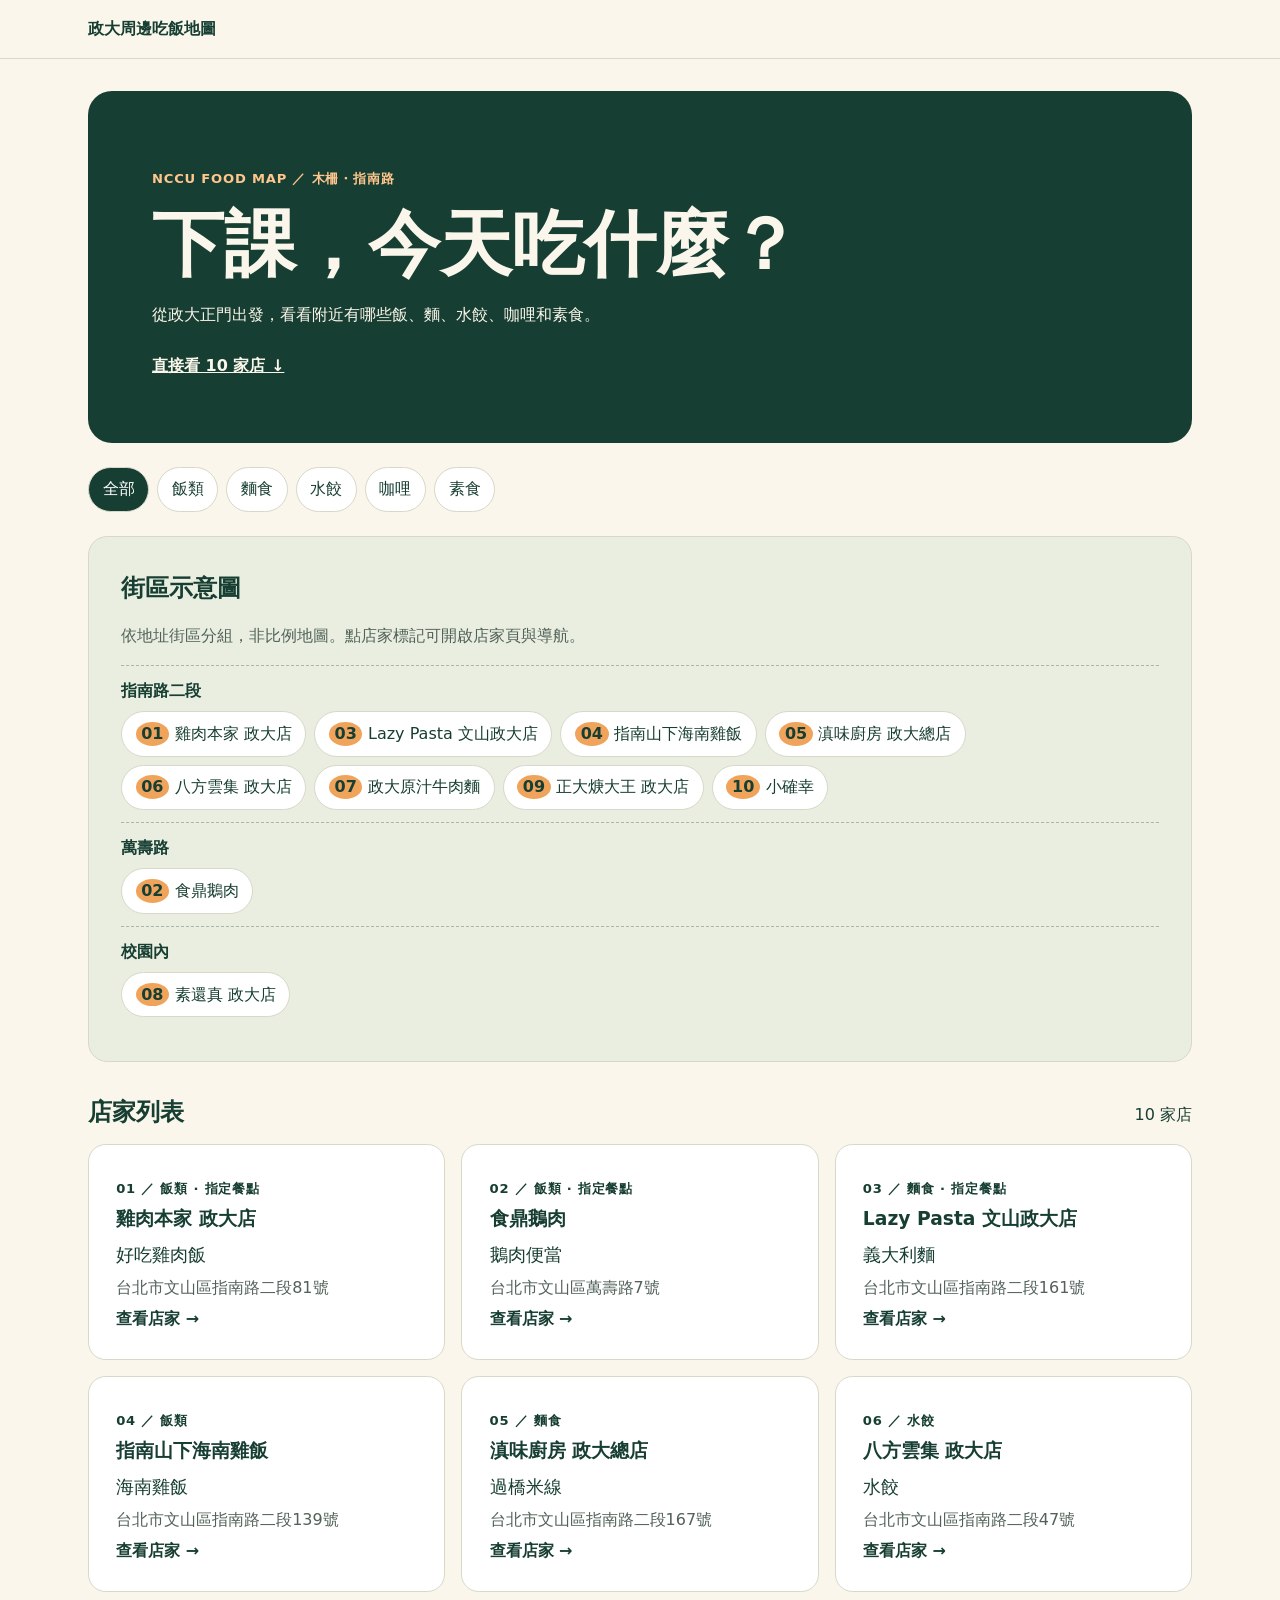
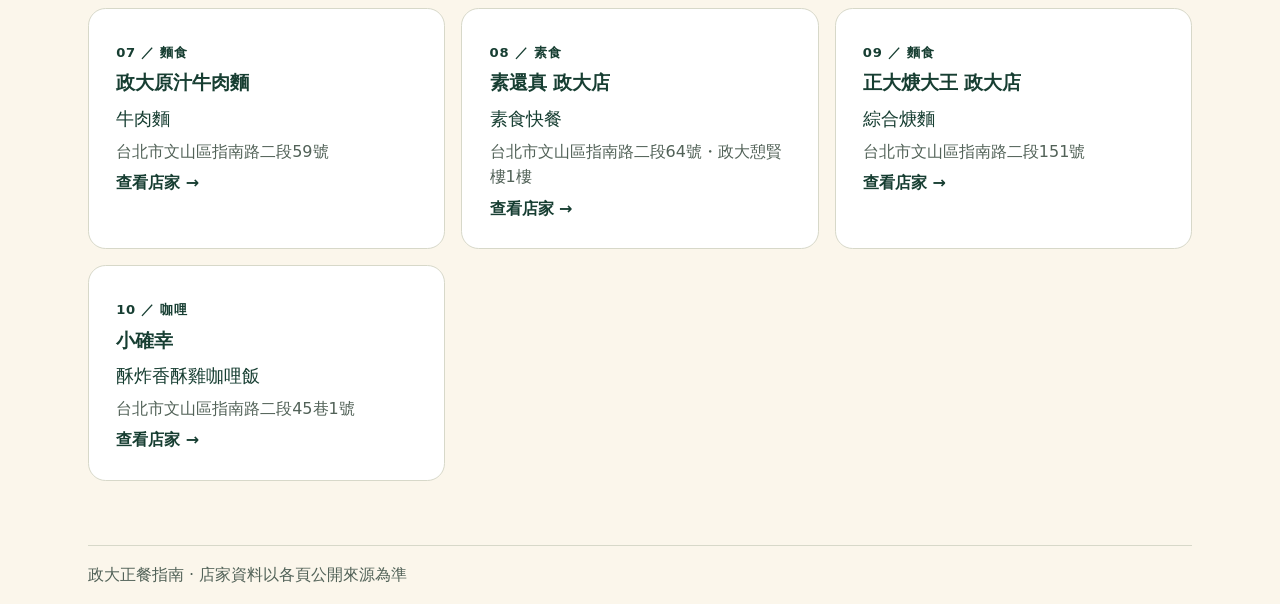
<file: index.html>
<!doctype html>
<html lang="zh-Hant">
<head><meta charset="utf-8"><meta name="viewport" content="width=device-width, initial-scale=1">
<title>政大周邊吃飯地圖</title><link rel="stylesheet" href="assets/style.css"><script src="assets/filter.js" defer></script></head>
<body><header><nav class="wrap"><a href="index.html">政大周邊吃飯地圖</a></nav></header>
<main class="wrap">
<section class="hero"><p class="eyebrow">NCCU FOOD MAP ／ 木柵・指南路</p>
<h1>下課，今天吃什麼？</h1><p>從政大正門出發，看看附近有哪些飯、麵、水餃、咖哩和素食。</p>
<a href="#shops">直接看 10 家店 ↓</a></section>
<section class="filters" aria-label="餐點分類" hidden>
<button type="button" aria-pressed="true" data-filter="">全部</button><button type="button" aria-pressed="false" data-filter="飯類">飯類</button><button type="button" aria-pressed="false" data-filter="麵食">麵食</button><button type="button" aria-pressed="false" data-filter="水餃">水餃</button><button type="button" aria-pressed="false" data-filter="咖哩">咖哩</button><button type="button" aria-pressed="false" data-filter="素食">素食</button></section>
<section class="map"><h2>街區示意圖</h2><p>依地址街區分組，非比例地圖。點店家標記可開啟店家頁與導航。</p><section class="street"><h3>指南路二段</h3><div><a class="pin" href="shops/chicken-house.html" data-category="飯類"><b>01</b>雞肉本家 政大店</a><a class="pin" href="shops/lazy-pasta.html" data-category="麵食"><b>03</b>Lazy Pasta 文山政大店</a><a class="pin" href="shops/hainan-chicken.html" data-category="飯類"><b>04</b>指南山下海南雞飯</a><a class="pin" href="shops/yunnan-kitchen.html" data-category="麵食"><b>05</b>滇味廚房 政大總店</a><a class="pin" href="shops/bafang.html" data-category="水餃"><b>06</b>八方雲集 政大店</a><a class="pin" href="shops/beef-noodles.html" data-category="麵食"><b>07</b>政大原汁牛肉麵</a><a class="pin" href="shops/geng-king.html" data-category="麵食"><b>09</b>正大焿大王 政大店</a><a class="pin" href="shops/little-happiness.html" data-category="咖哩"><b>10</b>小確幸</a></div></section><section class="street"><h3>萬壽路</h3><div><a class="pin" href="shops/shiding-goose.html" data-category="飯類"><b>02</b>食鼎鵝肉</a></div></section><section class="street"><h3>校園內</h3><div><a class="pin" href="shops/vegetarian.html" data-category="素食"><b>08</b>素還真 政大店</a></div></section></section>
<section id="shops"><div class="listing"><h2>店家列表</h2><p id="count" aria-live="polite">10 家店</p></div>
<div class="grid"><a class="card" href="shops/chicken-house.html" data-category="飯類">
<p class="eyebrow">01 ／ 飯類 · 指定餐點</p><h3>雞肉本家 政大店</h3>
<p class="dish">好吃雞肉飯</p><p class="address">台北市文山區指南路二段81號</p><span>查看店家 →</span></a><a class="card" href="shops/shiding-goose.html" data-category="飯類">
<p class="eyebrow">02 ／ 飯類 · 指定餐點</p><h3>食鼎鵝肉</h3>
<p class="dish">鵝肉便當</p><p class="address">台北市文山區萬壽路7號</p><span>查看店家 →</span></a><a class="card" href="shops/lazy-pasta.html" data-category="麵食">
<p class="eyebrow">03 ／ 麵食 · 指定餐點</p><h3>Lazy Pasta 文山政大店</h3>
<p class="dish">義大利麵</p><p class="address">台北市文山區指南路二段161號</p><span>查看店家 →</span></a><a class="card" href="shops/hainan-chicken.html" data-category="飯類">
<p class="eyebrow">04 ／ 飯類</p><h3>指南山下海南雞飯</h3>
<p class="dish">海南雞飯</p><p class="address">台北市文山區指南路二段139號</p><span>查看店家 →</span></a><a class="card" href="shops/yunnan-kitchen.html" data-category="麵食">
<p class="eyebrow">05 ／ 麵食</p><h3>滇味廚房 政大總店</h3>
<p class="dish">過橋米線</p><p class="address">台北市文山區指南路二段167號</p><span>查看店家 →</span></a><a class="card" href="shops/bafang.html" data-category="水餃">
<p class="eyebrow">06 ／ 水餃</p><h3>八方雲集 政大店</h3>
<p class="dish">水餃</p><p class="address">台北市文山區指南路二段47號</p><span>查看店家 →</span></a><a class="card" href="shops/beef-noodles.html" data-category="麵食">
<p class="eyebrow">07 ／ 麵食</p><h3>政大原汁牛肉麵</h3>
<p class="dish">牛肉麵</p><p class="address">台北市文山區指南路二段59號</p><span>查看店家 →</span></a><a class="card" href="shops/vegetarian.html" data-category="素食">
<p class="eyebrow">08 ／ 素食</p><h3>素還真 政大店</h3>
<p class="dish">素食快餐</p><p class="address">台北市文山區指南路二段64號・政大憩賢樓1樓</p><span>查看店家 →</span></a><a class="card" href="shops/geng-king.html" data-category="麵食">
<p class="eyebrow">09 ／ 麵食</p><h3>正大焿大王 政大店</h3>
<p class="dish">綜合焿麵</p><p class="address">台北市文山區指南路二段151號</p><span>查看店家 →</span></a><a class="card" href="shops/little-happiness.html" data-category="咖哩">
<p class="eyebrow">10 ／ 咖哩</p><h3>小確幸</h3>
<p class="dish">酥炸香酥雞咖哩飯</p><p class="address">台北市文山區指南路二段45巷1號</p><span>查看店家 →</span></a></div></section></main>
<footer class="wrap">政大正餐指南 · 店家資料以各頁公開來源為準</footer></body></html>
</file>
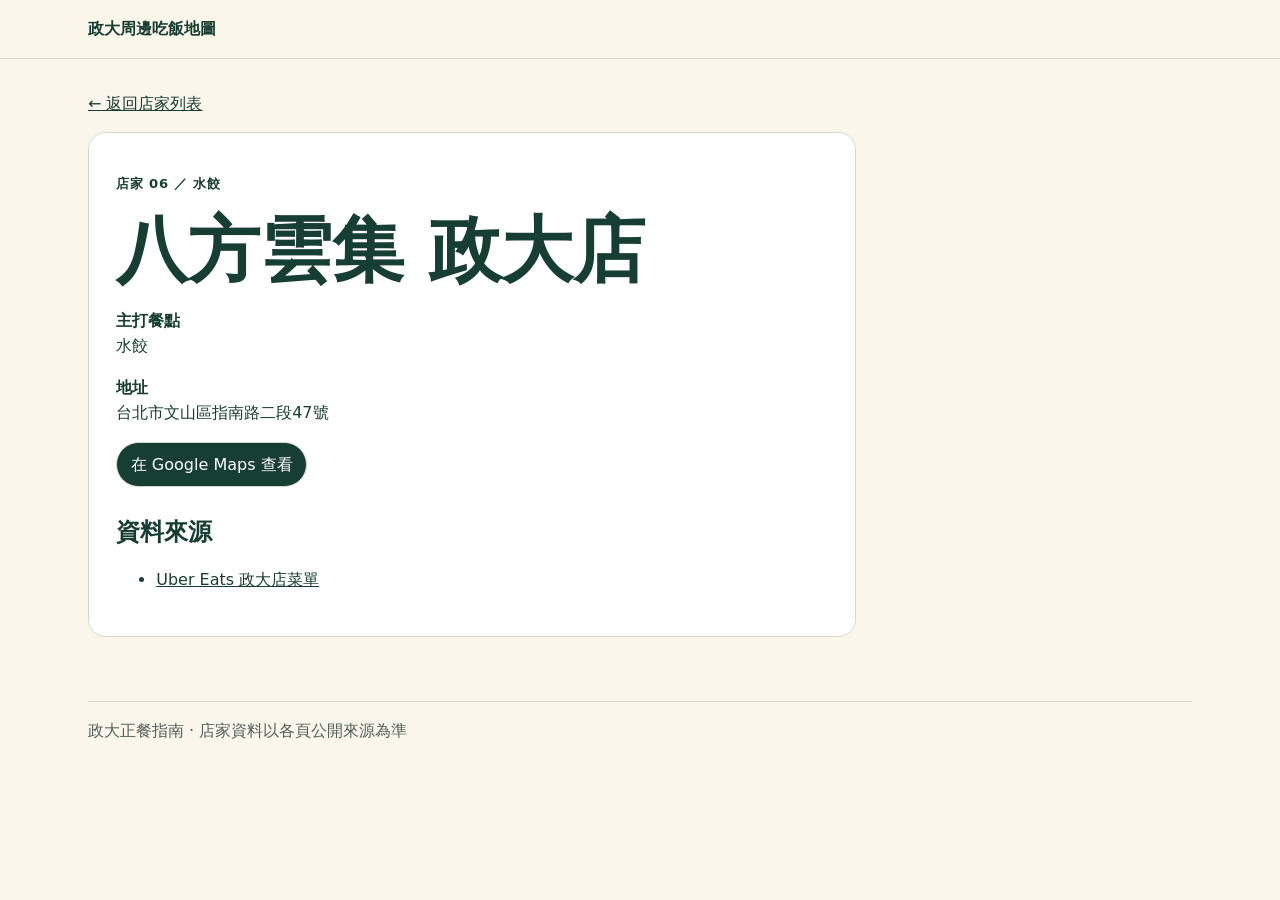
<file: shops/bafang.html>
<!doctype html>
<html lang="zh-Hant">
<head><meta charset="utf-8"><meta name="viewport" content="width=device-width, initial-scale=1">
<title>八方雲集 政大店｜政大周邊吃飯地圖</title><link rel="stylesheet" href="../assets/style.css"></head>
<body><header><nav class="wrap"><a href="../index.html">政大周邊吃飯地圖</a></nav></header>
<main class="wrap">
<a class="back" href="../index.html#shops">← 返回店家列表</a>
<article class="detail">
<p class="eyebrow">店家 06 ／ 水餃</p>
<h1>八方雲集 政大店</h1>
<dl><dt>主打餐點</dt><dd>水餃</dd>
<dt>地址</dt><dd>台北市文山區指南路二段47號</dd></dl>
<a class="primary" href="https://www.google.com/maps/search/?api=1&query=%E5%85%AB%E6%96%B9%E9%9B%B2%E9%9B%86+%E6%94%BF%E5%A4%A7%E5%BA%97+%E5%8F%B0%E5%8C%97%E5%B8%82%E6%96%87%E5%B1%B1%E5%8D%80%E6%8C%87%E5%8D%97%E8%B7%AF%E4%BA%8C%E6%AE%B547%E8%99%9F">在 Google Maps 查看</a>
<h2>資料來源</h2><ul><li><a href="https://www.ubereats.com/tw/store/八方雲集-政大店/XTLA1Xm_X7-Qw0s6wxYpNw">Uber Eats 政大店菜單</a></li></ul></article></main>
<footer class="wrap">政大正餐指南 · 店家資料以各頁公開來源為準</footer></body></html>
</file>
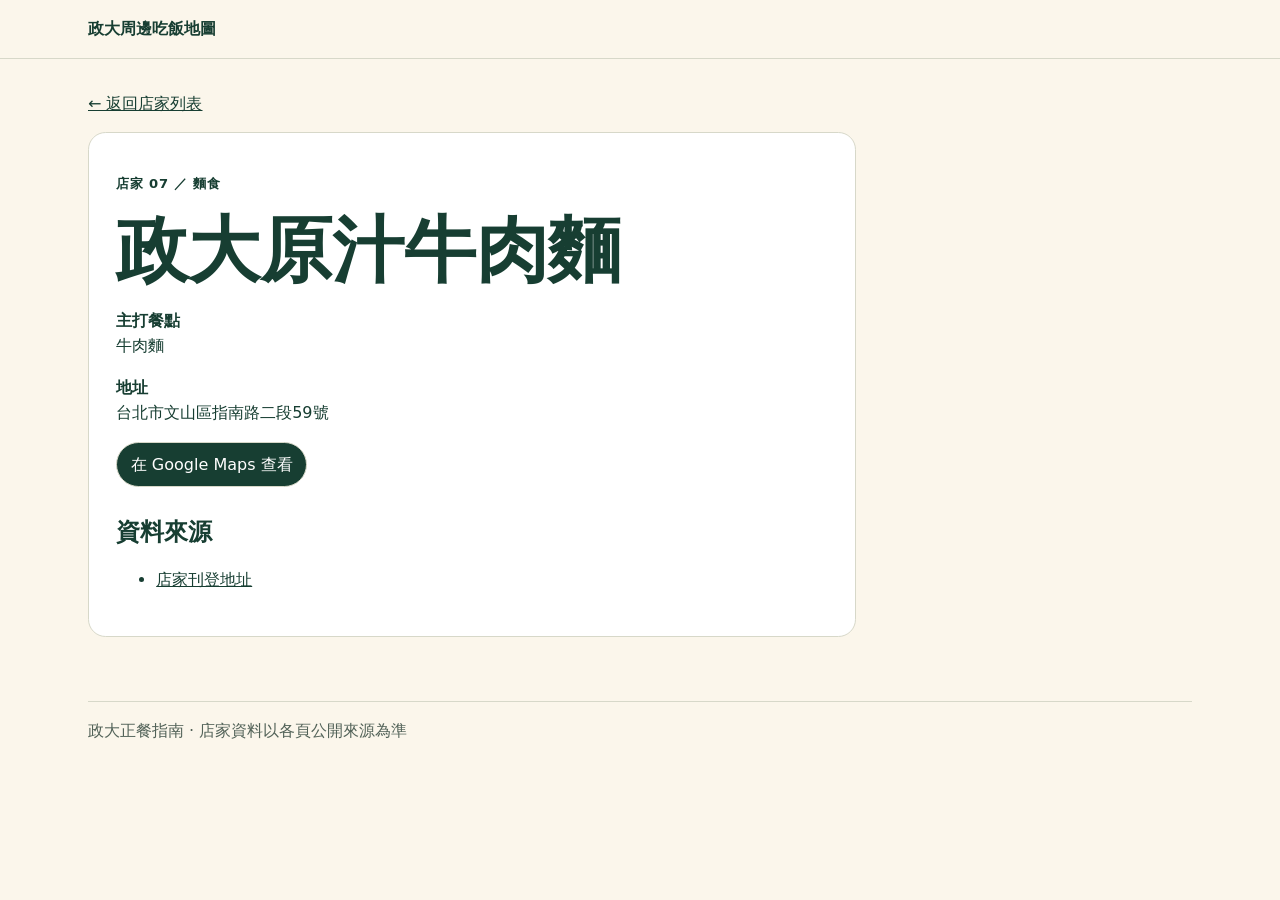
<file: shops/beef-noodles.html>
<!doctype html>
<html lang="zh-Hant">
<head><meta charset="utf-8"><meta name="viewport" content="width=device-width, initial-scale=1">
<title>政大原汁牛肉麵｜政大周邊吃飯地圖</title><link rel="stylesheet" href="../assets/style.css"></head>
<body><header><nav class="wrap"><a href="../index.html">政大周邊吃飯地圖</a></nav></header>
<main class="wrap">
<a class="back" href="../index.html#shops">← 返回店家列表</a>
<article class="detail">
<p class="eyebrow">店家 07 ／ 麵食</p>
<h1>政大原汁牛肉麵</h1>
<dl><dt>主打餐點</dt><dd>牛肉麵</dd>
<dt>地址</dt><dd>台北市文山區指南路二段59號</dd></dl>
<a class="primary" href="https://www.google.com/maps/search/?api=1&query=%E6%94%BF%E5%A4%A7%E5%8E%9F%E6%B1%81%E7%89%9B%E8%82%89%E9%BA%B5+%E5%8F%B0%E5%8C%97%E5%B8%82%E6%96%87%E5%B1%B1%E5%8D%80%E6%8C%87%E5%8D%97%E8%B7%AF%E4%BA%8C%E6%AE%B559%E8%99%9F">在 Google Maps 查看</a>
<h2>資料來源</h2><ul><li><a href="https://www.1111.com.tw/job/132079724">店家刊登地址</a></li></ul></article></main>
<footer class="wrap">政大正餐指南 · 店家資料以各頁公開來源為準</footer></body></html>
</file>
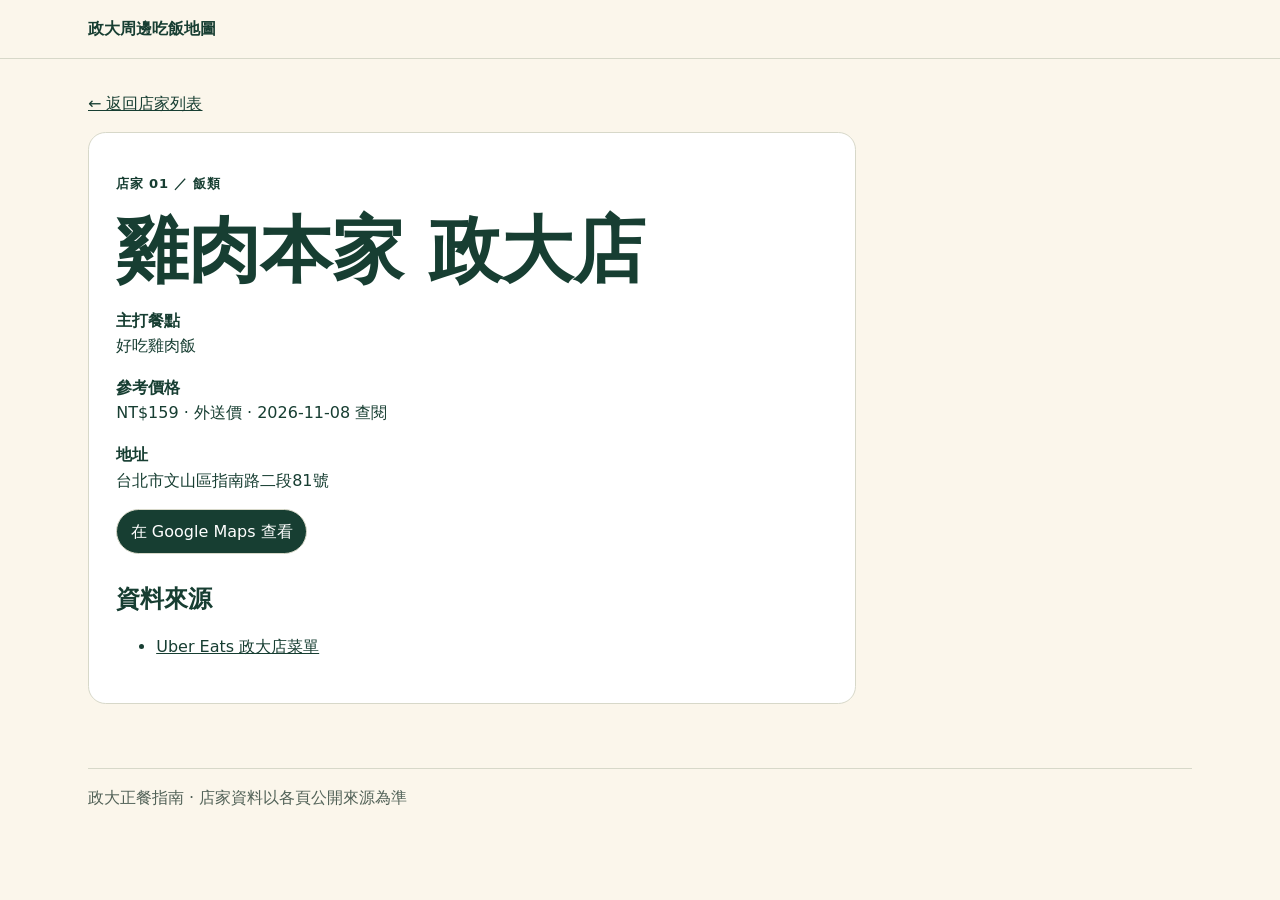
<file: shops/chicken-house.html>
<!doctype html>
<html lang="zh-Hant">
<head><meta charset="utf-8"><meta name="viewport" content="width=device-width, initial-scale=1">
<title>雞肉本家 政大店｜政大周邊吃飯地圖</title><link rel="stylesheet" href="../assets/style.css"></head>
<body><header><nav class="wrap"><a href="../index.html">政大周邊吃飯地圖</a></nav></header>
<main class="wrap">
<a class="back" href="../index.html#shops">← 返回店家列表</a>
<article class="detail">
<p class="eyebrow">店家 01 ／ 飯類</p>
<h1>雞肉本家 政大店</h1>
<dl><dt>主打餐點</dt><dd>好吃雞肉飯</dd><dt>參考價格</dt><dd>NT$159 · 外送價 · 2026-11-08 查閱</dd>
<dt>地址</dt><dd>台北市文山區指南路二段81號</dd></dl>
<a class="primary" href="https://www.google.com/maps/search/?api=1&query=%E9%9B%9E%E8%82%89%E6%9C%AC%E5%AE%B6+%E6%94%BF%E5%A4%A7%E5%BA%97+%E5%8F%B0%E5%8C%97%E5%B8%82%E6%96%87%E5%B1%B1%E5%8D%80%E6%8C%87%E5%8D%97%E8%B7%AF%E4%BA%8C%E6%AE%B581%E8%99%9F">在 Google Maps 查看</a>
<h2>資料來源</h2><ul><li><a href="https://www.ubereats.com/tw/store/雞肉本家-政大店/XmyVzTEsXAScSUI-2HoL-Q">Uber Eats 政大店菜單</a></li></ul></article></main>
<footer class="wrap">政大正餐指南 · 店家資料以各頁公開來源為準</footer></body></html>
</file>
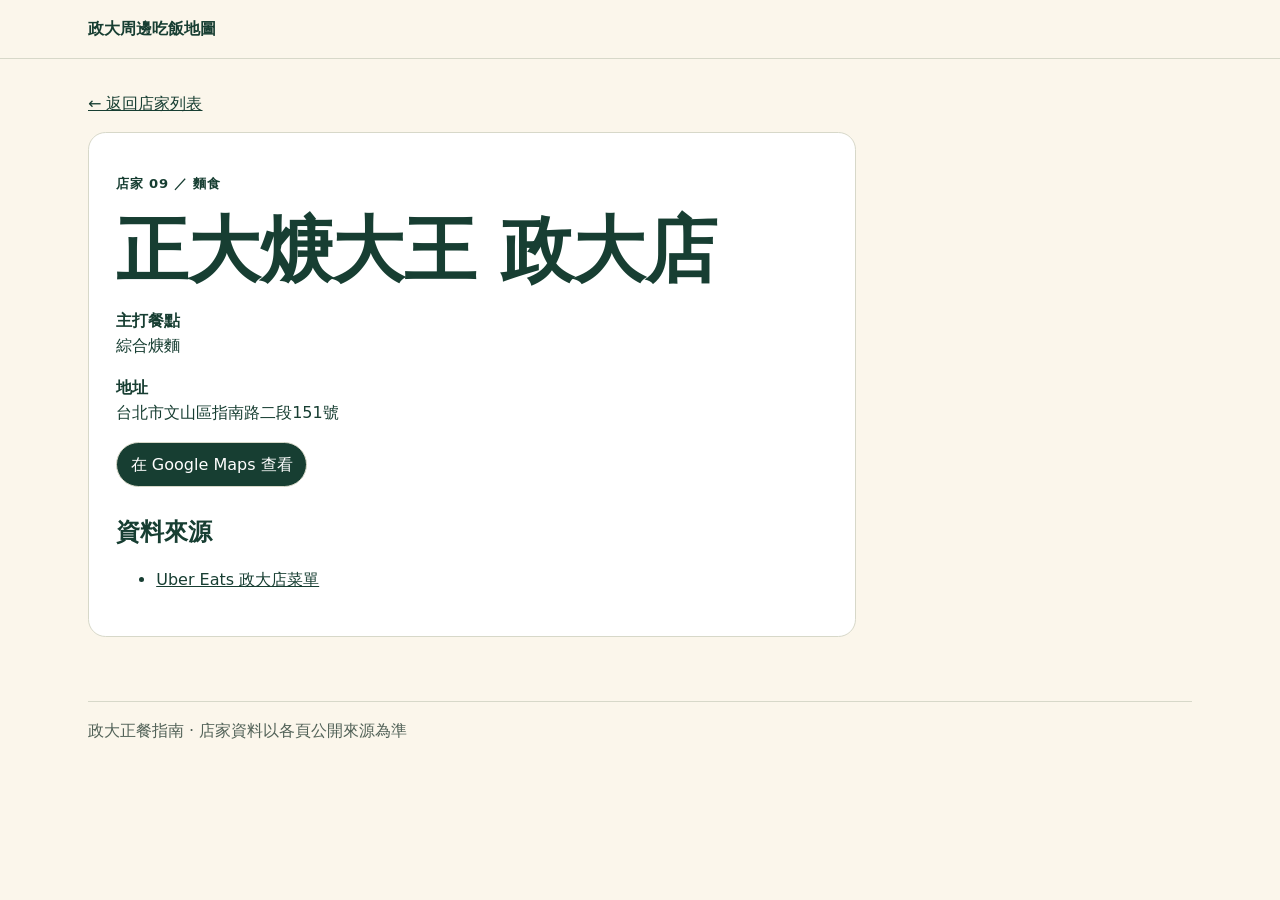
<file: shops/geng-king.html>
<!doctype html>
<html lang="zh-Hant">
<head><meta charset="utf-8"><meta name="viewport" content="width=device-width, initial-scale=1">
<title>正大焿大王 政大店｜政大周邊吃飯地圖</title><link rel="stylesheet" href="../assets/style.css"></head>
<body><header><nav class="wrap"><a href="../index.html">政大周邊吃飯地圖</a></nav></header>
<main class="wrap">
<a class="back" href="../index.html#shops">← 返回店家列表</a>
<article class="detail">
<p class="eyebrow">店家 09 ／ 麵食</p>
<h1>正大焿大王 政大店</h1>
<dl><dt>主打餐點</dt><dd>綜合焿麵</dd>
<dt>地址</dt><dd>台北市文山區指南路二段151號</dd></dl>
<a class="primary" href="https://www.google.com/maps/search/?api=1&query=%E6%AD%A3%E5%A4%A7%E7%84%BF%E5%A4%A7%E7%8E%8B+%E6%94%BF%E5%A4%A7%E5%BA%97+%E5%8F%B0%E5%8C%97%E5%B8%82%E6%96%87%E5%B1%B1%E5%8D%80%E6%8C%87%E5%8D%97%E8%B7%AF%E4%BA%8C%E6%AE%B5151%E8%99%9F">在 Google Maps 查看</a>
<h2>資料來源</h2><ul><li><a href="https://www.ubereats.com/tw/store/%E6%AD%A3%E5%A4%A7%E7%84%BF%E5%A4%A7%E7%8E%8B-%E6%94%BF%E5%A4%A7%E5%BA%97/KbMf80BOUd-9LCwKv4kWZA">Uber Eats 政大店菜單</a></li></ul></article></main>
<footer class="wrap">政大正餐指南 · 店家資料以各頁公開來源為準</footer></body></html>
</file>
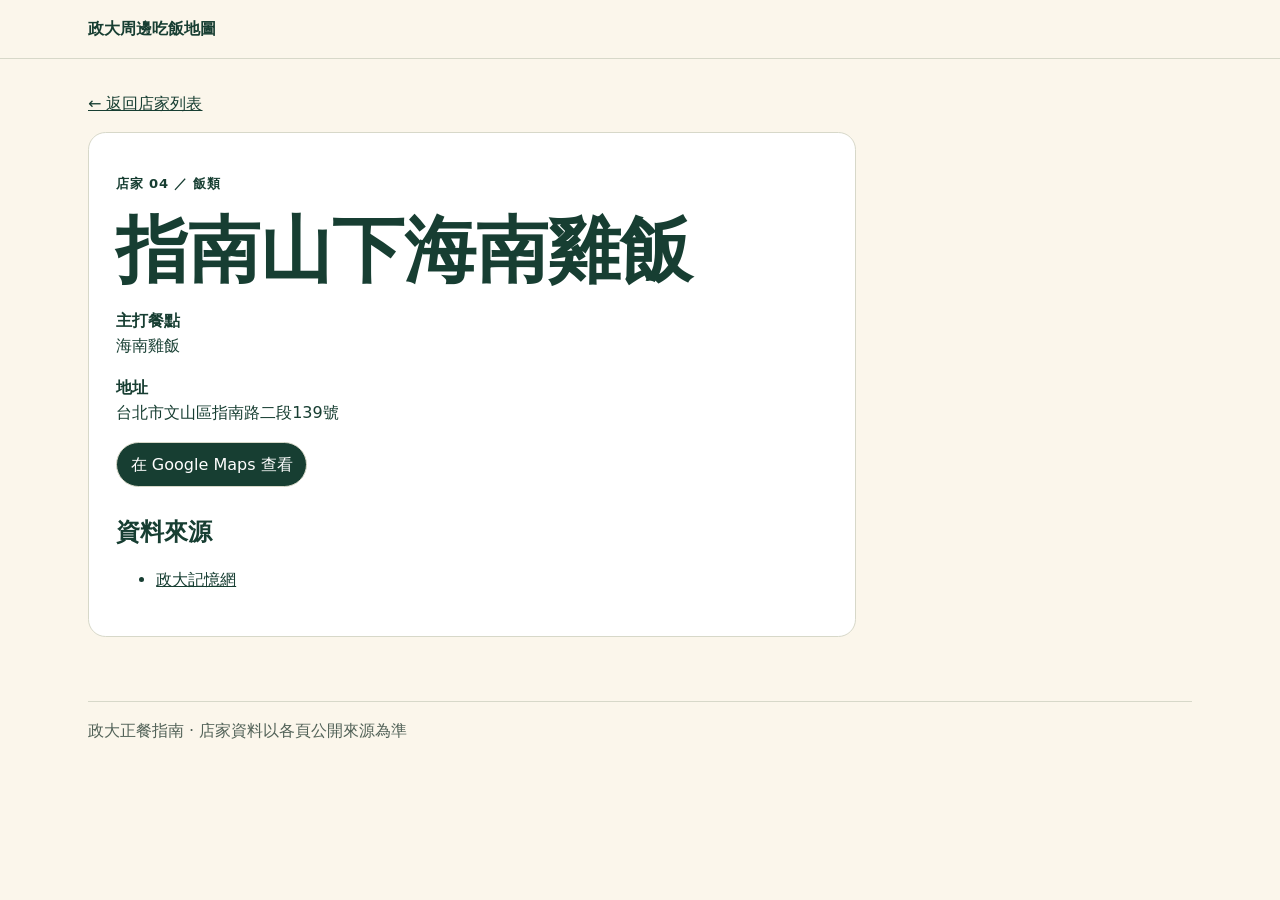
<file: shops/hainan-chicken.html>
<!doctype html>
<html lang="zh-Hant">
<head><meta charset="utf-8"><meta name="viewport" content="width=device-width, initial-scale=1">
<title>指南山下海南雞飯｜政大周邊吃飯地圖</title><link rel="stylesheet" href="../assets/style.css"></head>
<body><header><nav class="wrap"><a href="../index.html">政大周邊吃飯地圖</a></nav></header>
<main class="wrap">
<a class="back" href="../index.html#shops">← 返回店家列表</a>
<article class="detail">
<p class="eyebrow">店家 04 ／ 飯類</p>
<h1>指南山下海南雞飯</h1>
<dl><dt>主打餐點</dt><dd>海南雞飯</dd>
<dt>地址</dt><dd>台北市文山區指南路二段139號</dd></dl>
<a class="primary" href="https://www.google.com/maps/search/?api=1&query=%E6%8C%87%E5%8D%97%E5%B1%B1%E4%B8%8B%E6%B5%B7%E5%8D%97%E9%9B%9E%E9%A3%AF+%E5%8F%B0%E5%8C%97%E5%B8%82%E6%96%87%E5%B1%B1%E5%8D%80%E6%8C%87%E5%8D%97%E8%B7%AF%E4%BA%8C%E6%AE%B5139%E8%99%9F">在 Google Maps 查看</a>
<h2>資料來源</h2><ul><li><a href="https://nccuwiki.lib.nccu.edu.tw/index.php/政大週邊美食">政大記憶網</a></li></ul></article></main>
<footer class="wrap">政大正餐指南 · 店家資料以各頁公開來源為準</footer></body></html>
</file>
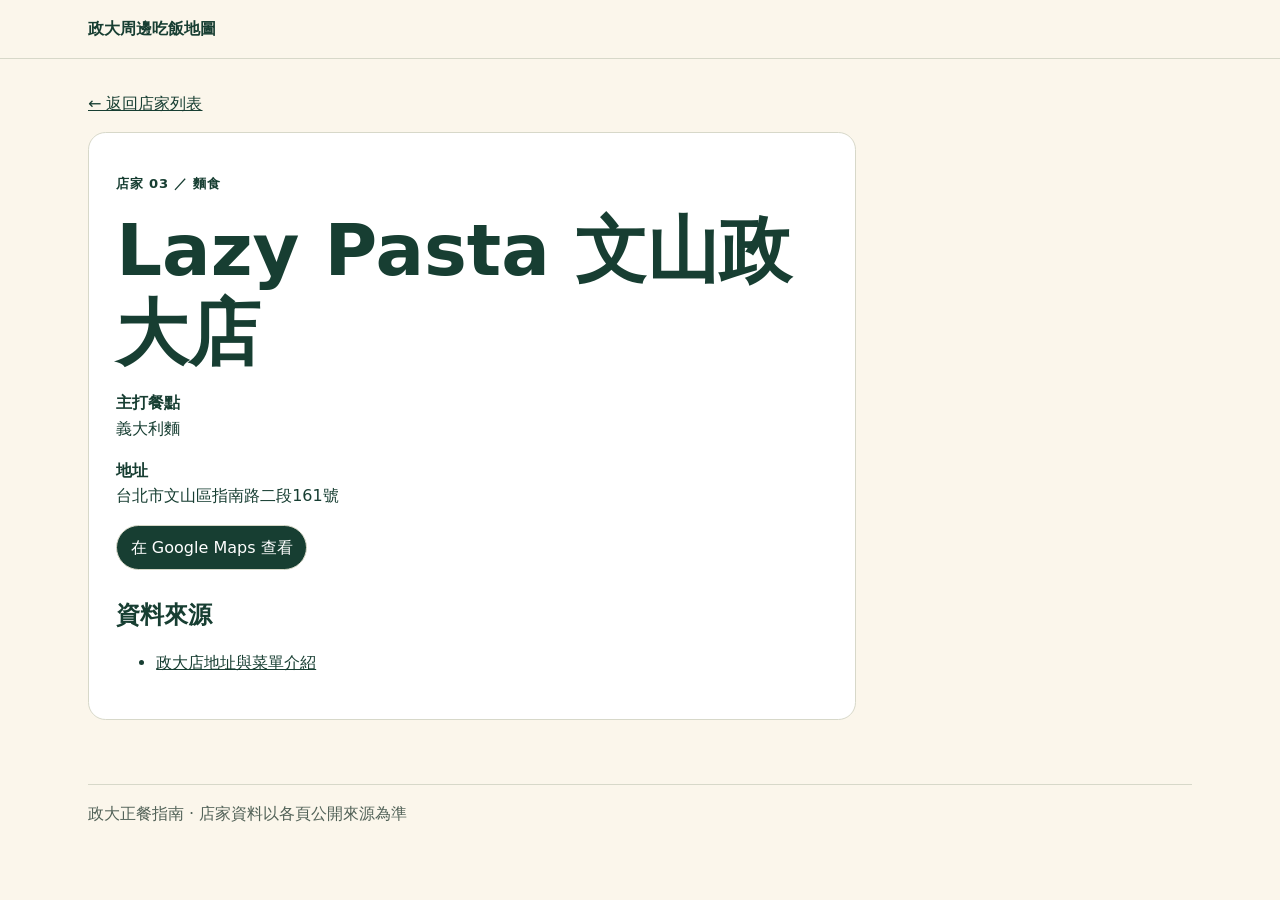
<file: shops/lazy-pasta.html>
<!doctype html>
<html lang="zh-Hant">
<head><meta charset="utf-8"><meta name="viewport" content="width=device-width, initial-scale=1">
<title>Lazy Pasta 文山政大店｜政大周邊吃飯地圖</title><link rel="stylesheet" href="../assets/style.css"></head>
<body><header><nav class="wrap"><a href="../index.html">政大周邊吃飯地圖</a></nav></header>
<main class="wrap">
<a class="back" href="../index.html#shops">← 返回店家列表</a>
<article class="detail">
<p class="eyebrow">店家 03 ／ 麵食</p>
<h1>Lazy Pasta 文山政大店</h1>
<dl><dt>主打餐點</dt><dd>義大利麵</dd>
<dt>地址</dt><dd>台北市文山區指南路二段161號</dd></dl>
<a class="primary" href="https://www.google.com/maps/search/?api=1&query=Lazy+Pasta+%E6%96%87%E5%B1%B1%E6%94%BF%E5%A4%A7%E5%BA%97+%E5%8F%B0%E5%8C%97%E5%B8%82%E6%96%87%E5%B1%B1%E5%8D%80%E6%8C%87%E5%8D%97%E8%B7%AF%E4%BA%8C%E6%AE%B5161%E8%99%9F">在 Google Maps 查看</a>
<h2>資料來源</h2><ul><li><a href="https://tenjo.tw/lazypasta/">政大店地址與菜單介紹</a></li></ul></article></main>
<footer class="wrap">政大正餐指南 · 店家資料以各頁公開來源為準</footer></body></html>
</file>
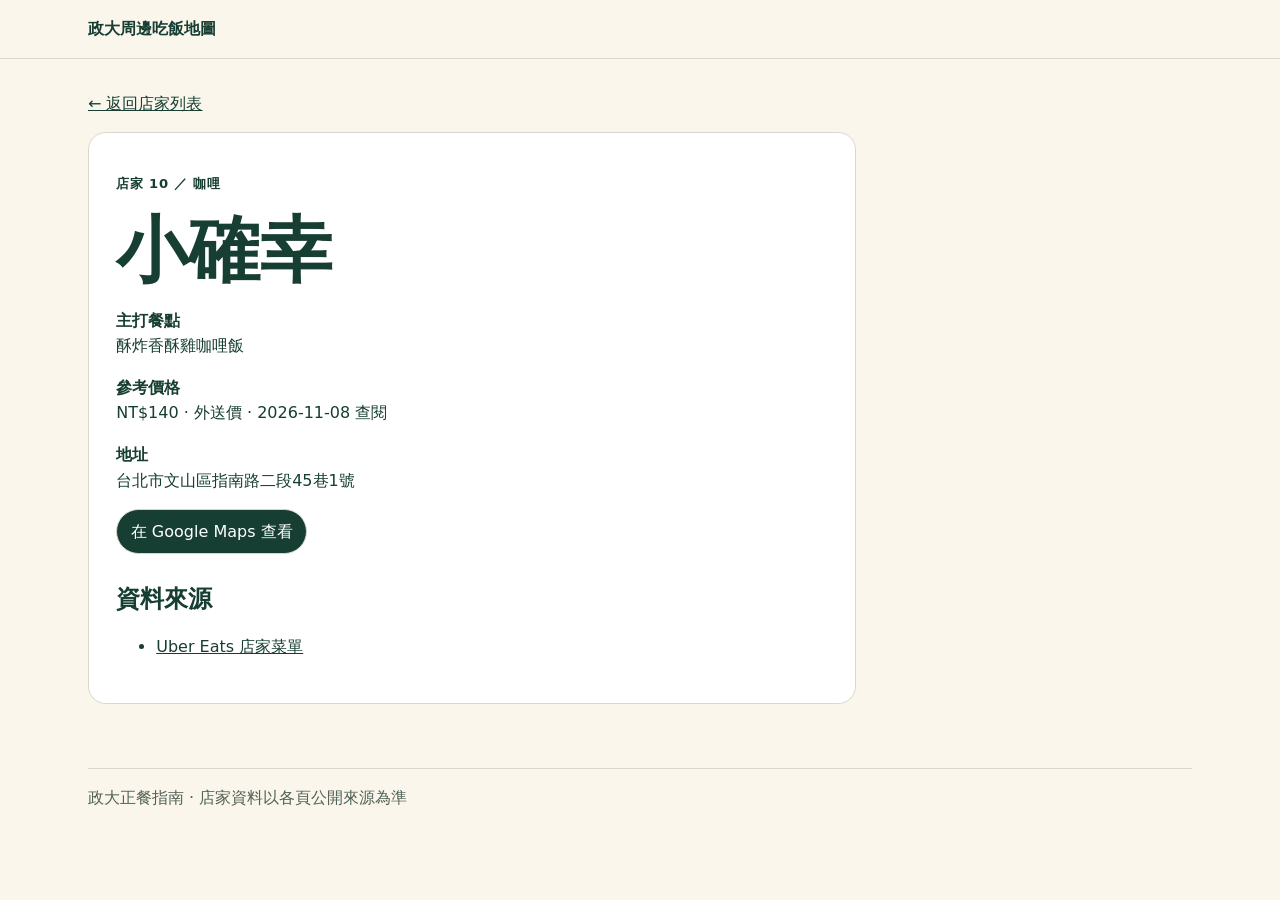
<file: shops/little-happiness.html>
<!doctype html>
<html lang="zh-Hant">
<head><meta charset="utf-8"><meta name="viewport" content="width=device-width, initial-scale=1">
<title>小確幸｜政大周邊吃飯地圖</title><link rel="stylesheet" href="../assets/style.css"></head>
<body><header><nav class="wrap"><a href="../index.html">政大周邊吃飯地圖</a></nav></header>
<main class="wrap">
<a class="back" href="../index.html#shops">← 返回店家列表</a>
<article class="detail">
<p class="eyebrow">店家 10 ／ 咖哩</p>
<h1>小確幸</h1>
<dl><dt>主打餐點</dt><dd>酥炸香酥雞咖哩飯</dd><dt>參考價格</dt><dd>NT$140 · 外送價 · 2026-11-08 查閱</dd>
<dt>地址</dt><dd>台北市文山區指南路二段45巷1號</dd></dl>
<a class="primary" href="https://www.google.com/maps/search/?api=1&query=%E5%B0%8F%E7%A2%BA%E5%B9%B8+%E5%8F%B0%E5%8C%97%E5%B8%82%E6%96%87%E5%B1%B1%E5%8D%80%E6%8C%87%E5%8D%97%E8%B7%AF%E4%BA%8C%E6%AE%B545%E5%B7%B71%E8%99%9F">在 Google Maps 查看</a>
<h2>資料來源</h2><ul><li><a href="https://www.ubereats.com/tw/store/小確幸-咖哩飯-丼飯-義大利麵/QlQK7_KTUaqbf1ErMSEmlg">Uber Eats 店家菜單</a></li></ul></article></main>
<footer class="wrap">政大正餐指南 · 店家資料以各頁公開來源為準</footer></body></html>
</file>
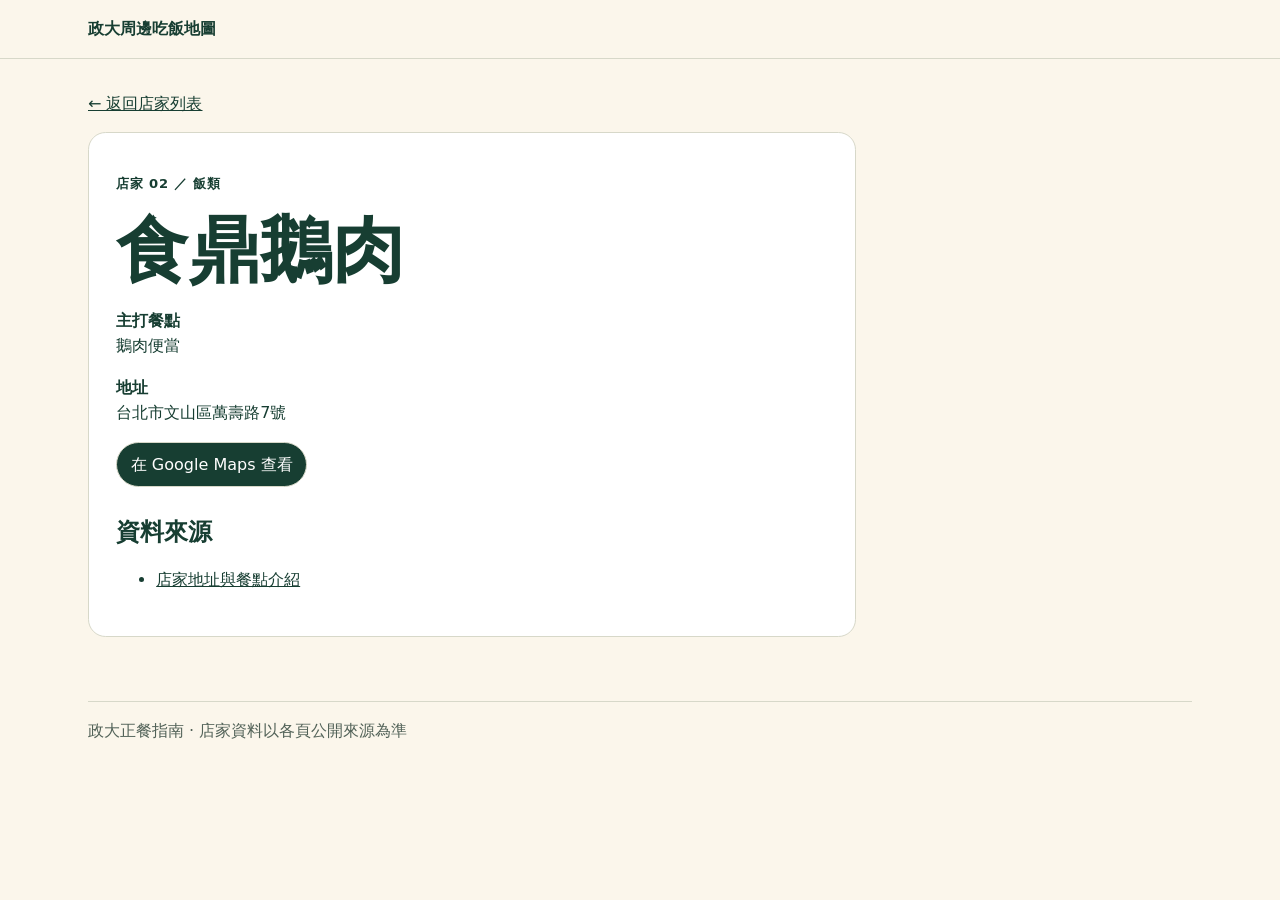
<file: shops/shiding-goose.html>
<!doctype html>
<html lang="zh-Hant">
<head><meta charset="utf-8"><meta name="viewport" content="width=device-width, initial-scale=1">
<title>食鼎鵝肉｜政大周邊吃飯地圖</title><link rel="stylesheet" href="../assets/style.css"></head>
<body><header><nav class="wrap"><a href="../index.html">政大周邊吃飯地圖</a></nav></header>
<main class="wrap">
<a class="back" href="../index.html#shops">← 返回店家列表</a>
<article class="detail">
<p class="eyebrow">店家 02 ／ 飯類</p>
<h1>食鼎鵝肉</h1>
<dl><dt>主打餐點</dt><dd>鵝肉便當</dd>
<dt>地址</dt><dd>台北市文山區萬壽路7號</dd></dl>
<a class="primary" href="https://www.google.com/maps/search/?api=1&query=%E9%A3%9F%E9%BC%8E%E9%B5%9D%E8%82%89+%E5%8F%B0%E5%8C%97%E5%B8%82%E6%96%87%E5%B1%B1%E5%8D%80%E8%90%AC%E5%A3%BD%E8%B7%AF7%E8%99%9F">在 Google Maps 查看</a>
<h2>資料來源</h2><ul><li><a href="https://snoopyblog.com/blog/post/shidinggoose">店家地址與餐點介紹</a></li></ul></article></main>
<footer class="wrap">政大正餐指南 · 店家資料以各頁公開來源為準</footer></body></html>
</file>
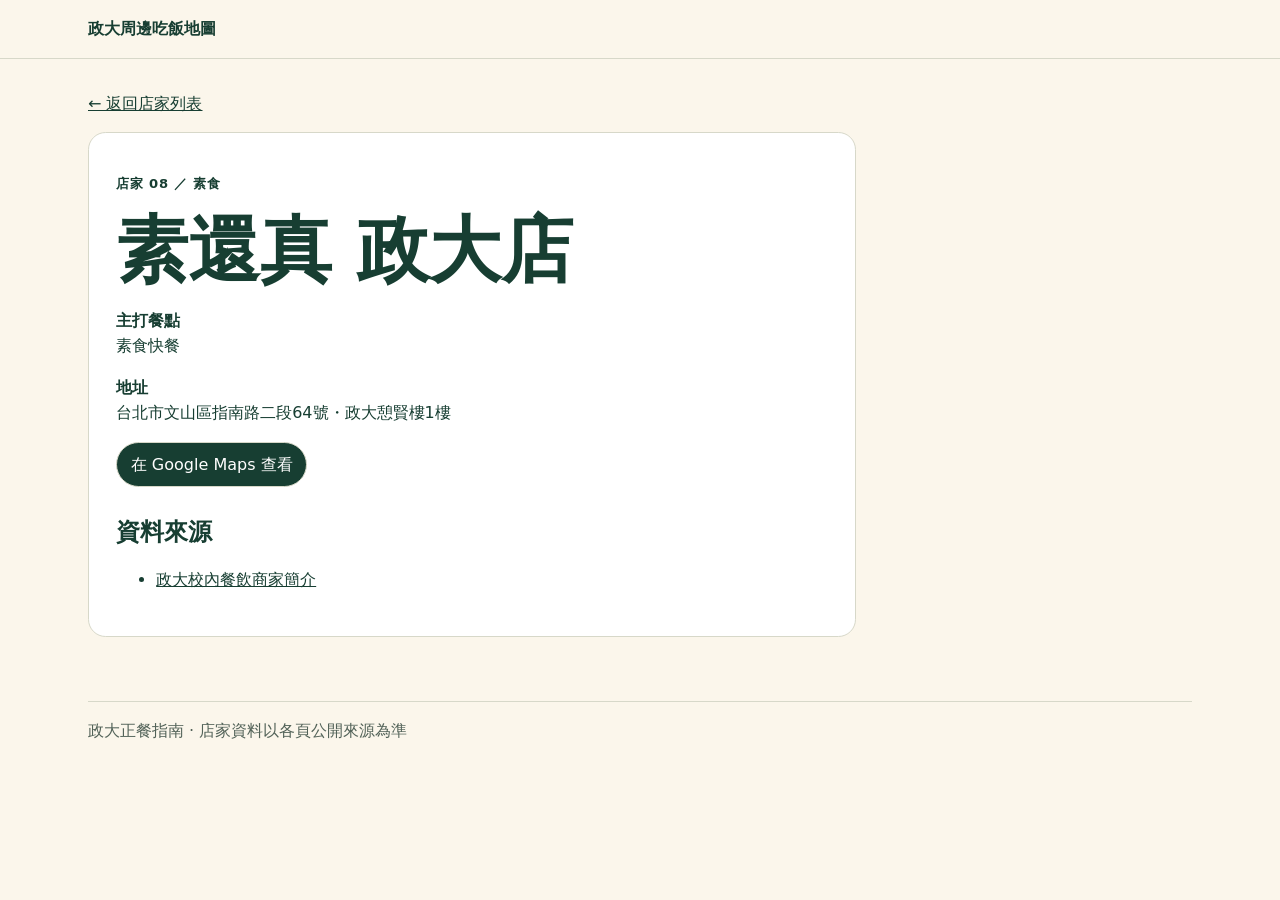
<file: shops/vegetarian.html>
<!doctype html>
<html lang="zh-Hant">
<head><meta charset="utf-8"><meta name="viewport" content="width=device-width, initial-scale=1">
<title>素還真 政大店｜政大周邊吃飯地圖</title><link rel="stylesheet" href="../assets/style.css"></head>
<body><header><nav class="wrap"><a href="../index.html">政大周邊吃飯地圖</a></nav></header>
<main class="wrap">
<a class="back" href="../index.html#shops">← 返回店家列表</a>
<article class="detail">
<p class="eyebrow">店家 08 ／ 素食</p>
<h1>素還真 政大店</h1>
<dl><dt>主打餐點</dt><dd>素食快餐</dd>
<dt>地址</dt><dd>台北市文山區指南路二段64號・政大憩賢樓1樓</dd></dl>
<a class="primary" href="https://www.google.com/maps/search/?api=1&query=%E7%B4%A0%E9%82%84%E7%9C%9F+%E6%94%BF%E5%A4%A7%E5%BA%97+%E5%8F%B0%E5%8C%97%E5%B8%82%E6%96%87%E5%B1%B1%E5%8D%80%E6%8C%87%E5%8D%97%E8%B7%AF%E4%BA%8C%E6%AE%B564%E8%99%9F%E3%83%BB%E6%94%BF%E5%A4%A7%E6%86%A9%E8%B3%A2%E6%A8%931%E6%A8%93">在 Google Maps 查看</a>
<h2>資料來源</h2><ul><li><a href="https://osa.nccu.edu.tw/files/20286694285816e2078423b.pdf">政大校內餐飲商家簡介</a></li></ul></article></main>
<footer class="wrap">政大正餐指南 · 店家資料以各頁公開來源為準</footer></body></html>
</file>
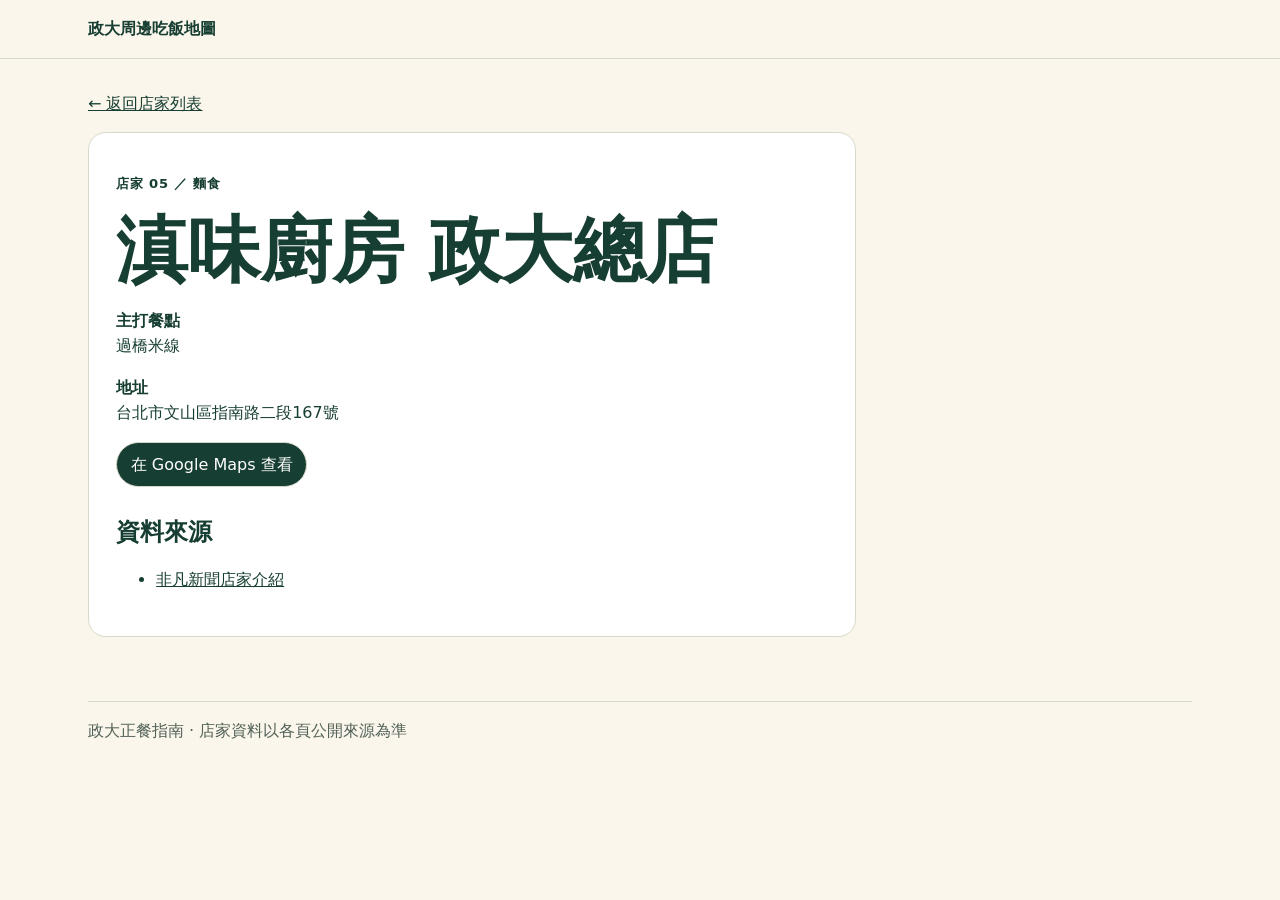
<file: shops/yunnan-kitchen.html>
<!doctype html>
<html lang="zh-Hant">
<head><meta charset="utf-8"><meta name="viewport" content="width=device-width, initial-scale=1">
<title>滇味廚房 政大總店｜政大周邊吃飯地圖</title><link rel="stylesheet" href="../assets/style.css"></head>
<body><header><nav class="wrap"><a href="../index.html">政大周邊吃飯地圖</a></nav></header>
<main class="wrap">
<a class="back" href="../index.html#shops">← 返回店家列表</a>
<article class="detail">
<p class="eyebrow">店家 05 ／ 麵食</p>
<h1>滇味廚房 政大總店</h1>
<dl><dt>主打餐點</dt><dd>過橋米線</dd>
<dt>地址</dt><dd>台北市文山區指南路二段167號</dd></dl>
<a class="primary" href="https://www.google.com/maps/search/?api=1&query=%E6%BB%87%E5%91%B3%E5%BB%9A%E6%88%BF+%E6%94%BF%E5%A4%A7%E7%B8%BD%E5%BA%97+%E5%8F%B0%E5%8C%97%E5%B8%82%E6%96%87%E5%B1%B1%E5%8D%80%E6%8C%87%E5%8D%97%E8%B7%AF%E4%BA%8C%E6%AE%B5167%E8%99%9F">在 Google Maps 查看</a>
<h2>資料來源</h2><ul><li><a href="https://news.ustv.com.tw/food/shop/1266">非凡新聞店家介紹</a></li></ul></article></main>
<footer class="wrap">政大正餐指南 · 店家資料以各頁公開來源為準</footer></body></html>
</file>
<file: assets/style.css>
:root { color-scheme: light; --paper:#fbf6eb; --ink:#173e32; --soft:#526258; --line:#d7d8c9; --orange:#f0a45b; }
* { box-sizing:border-box; }
[hidden] { display:none !important; }
body { margin:0; background:var(--paper); color:var(--ink); font:1rem/1.6 system-ui,sans-serif; }
.wrap { width:min(69rem, calc(100% - 2rem)); margin-inline:auto; }
header { border-bottom:1px solid var(--line); }
nav,footer { padding-block:1rem; }
nav a { font-weight:800; text-decoration:none; }
a { color:inherit; }
a:focus-visible,button:focus-visible { outline:3px solid #ab4817; outline-offset:3px; }
main { padding-block:2rem 4rem; }
.hero { background:var(--ink); color:var(--paper); border-radius:1.5rem; padding:clamp(1.4rem,5vw,4rem); }
.hero .eyebrow { color:#ffc68e; }
.hero a { display:inline-block; margin-top:.6rem; font-weight:700; }
h1 { font-size:clamp(2rem,6vw,4.5rem); line-height:1.15; margin:.2em 0; }
h2 { margin:0 0 .5rem; }
.eyebrow { font-size:.82rem; font-weight:750; letter-spacing:.06em; }
.filters { display:flex; flex-wrap:wrap; gap:.5rem; margin-block:1.5rem; }
button,.pin,.primary { border:1px solid var(--line); border-radius:2rem; padding:.55rem .85rem; background:white; color:var(--ink); font:inherit; }
button { cursor:pointer; }
button[aria-pressed=true],.primary { background:var(--ink); color:white; }
.map { margin-block:1.5rem; padding:clamp(1rem,4vw,2rem); border:1px solid var(--line); border-radius:1.2rem; background:#e9eee1; }
.map p,.address,footer { color:var(--soft); }
.street { padding-block:.75rem; border-top:1px dashed #aab6a4; }
.street h3 { margin:0 0 .5rem; font-size:1rem; }
.street div { display:flex; flex-wrap:wrap; gap:.5rem; }
.pin,.primary { display:inline-block; text-decoration:none; }
.pin b { background:var(--orange); border-radius:50%; padding:.15rem .35rem; margin-right:.35rem; }
.listing { display:flex; justify-content:space-between; align-items:baseline; }
.grid { display:grid; grid-template-columns:repeat(auto-fit,minmax(min(100%,18rem),1fr)); gap:1rem; }
.card,.detail { background:white; border:1px solid var(--line); border-radius:1.1rem; padding:clamp(1rem,3vw,1.7rem); overflow-wrap:anywhere; }
.card { text-decoration:none; }
.card:hover,.pin:hover { border-color:var(--ink); }
.card h3,.card p { margin:.35rem 0; }
.card span { font-weight:700; }
.dish { font-size:1.15rem; }
.detail { margin-top:1rem; max-width:48rem; }
.detail h2 { margin-top:1.6rem; }
dt { font-weight:700; }
dd { margin:0 0 1rem; }
footer { border-top:1px solid var(--line); }
</file>
